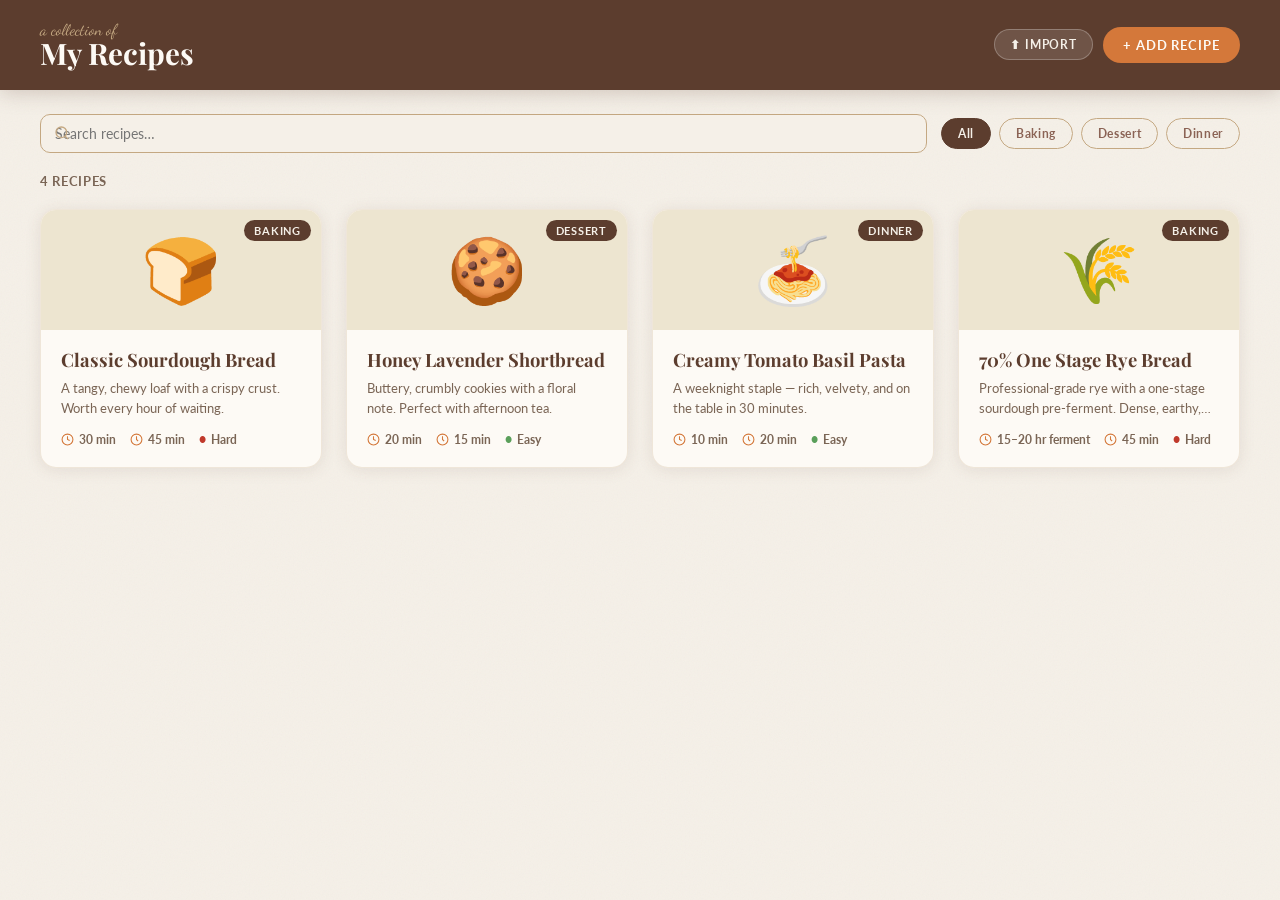
<file: recipes-2.html>
<!DOCTYPE html>
<html lang="en">
<head>
<meta charset="UTF-8">
<meta name="viewport" content="width=device-width, initial-scale=1.0">
<title>My Recipes</title>
<link href="https://fonts.googleapis.com/css2?family=Playfair+Display:ital,wght@0,400;0,700;1,400&family=Lato:wght@300;400;700&family=Dancing+Script:wght@600&display=swap" rel="stylesheet">
<style>
  :root {
    --cream: #f5f0e8; --cream-dark: #ede5d0; --brown: #5c3d2e;
    --brown-light: #8b6355; --brown-pale: #c4a882; --orange: #d4783a;
    --orange-light: #e8a06a; --text: #3a2a1e; --text-muted: #7a6555;
    --white: #fdfaf5; --card-shadow: 0 2px 16px rgba(92,61,46,0.10); --radius: 16px;
  }
  * { box-sizing: border-box; margin: 0; padding: 0; }
  body { font-family: 'Lato', sans-serif; background: var(--cream); color: var(--text); min-height: 100vh; }
  body::before {
    content: ''; position: fixed; inset: 0; pointer-events: none; z-index: 0;
    background-image: url("data:image/svg+xml,%3Csvg xmlns='http://www.w3.org/2000/svg' width='300' height='300'%3E%3Cfilter id='n'%3E%3CfeTurbulence type='fractalNoise' baseFrequency='0.75' numOctaves='4' stitchTiles='stitch'/%3E%3C/filter%3E%3Crect width='300' height='300' filter='url(%23n)' opacity='0.04'/%3E%3C/svg%3E");
  }
  header { background: var(--brown); padding: 22px 40px; display: flex; align-items: center; justify-content: space-between; position: sticky; top: 0; z-index: 100; box-shadow: 0 2px 20px rgba(92,61,46,0.25); }
  .logo { display: flex; flex-direction: column; line-height: 1; }
  .logo-script { font-family: 'Dancing Script', cursive; font-size: 1rem; color: var(--brown-pale); }
  .logo-main { font-family: 'Playfair Display', serif; font-size: 1.85rem; color: var(--white); font-weight: 700; }
  header nav { display: flex; gap: 10px; align-items: center; }

  .btn { font-family: 'Lato', sans-serif; font-weight: 700; font-size: 0.82rem; letter-spacing: 0.07em; text-transform: uppercase; border: none; cursor: pointer; padding: 10px 20px; border-radius: 50px; transition: all 0.2s ease; }
  .btn-primary { background: var(--orange); color: var(--white); }
  .btn-primary:hover { background: var(--orange-light); transform: translateY(-1px); }
  .btn-secondary { background: rgba(255,255,255,0.12); color: var(--cream); border: 1.5px solid rgba(255,255,255,0.25); }
  .btn-secondary:hover { background: rgba(255,255,255,0.2); }
  .btn-sm { font-size: 0.75rem; padding: 7px 15px; }
  .btn-danger { background: #c0392b; color: white; }
  .btn-danger:hover { background: #e74c3c; }
  .btn-cancel { background: var(--cream-dark); color: var(--brown); }
  .btn-cancel:hover { background: #d8c8b0; }

  .controls { padding: 24px 40px 0; display: flex; gap: 14px; align-items: center; flex-wrap: wrap; position: relative; z-index: 1; }
  .search-wrap { position: relative; flex: 1; min-width: 200px; }
  .search-wrap svg { position: absolute; left: 14px; top: 50%; transform: translateY(-50%); color: var(--brown-pale); pointer-events: none; }
  .search-input { width: 100%; padding: 11px 16px 11px 42px; border: 1.5px solid var(--brown-pale); border-radius: 50px; background: var(--white); font-family: 'Lato', sans-serif; font-size: 0.9rem; color: var(--text); outline: none; transition: border-color 0.2s; }
  .search-input:focus { border-color: var(--orange); }
  .filter-tags { display: flex; gap: 8px; flex-wrap: wrap; }
  .tag-btn { font-family: 'Lato', sans-serif; font-size: 0.78rem; font-weight: 700; letter-spacing: 0.05em; padding: 7px 16px; border-radius: 50px; border: 1.5px solid var(--brown-pale); background: transparent; color: var(--brown-light); cursor: pointer; transition: all 0.18s; }
  .tag-btn:hover, .tag-btn.active { background: var(--brown); color: var(--cream); border-color: var(--brown); }

  .recipe-count { padding: 20px 40px 8px; font-size: 0.82rem; color: var(--text-muted); letter-spacing: 0.05em; text-transform: uppercase; font-weight: 700; position: relative; z-index: 1; }
  .grid { display: grid; grid-template-columns: repeat(auto-fill, minmax(280px, 1fr)); gap: 24px; padding: 12px 40px 60px; position: relative; z-index: 1; }

  .card { background: var(--white); border-radius: var(--radius); overflow: hidden; box-shadow: var(--card-shadow); cursor: pointer; transition: transform 0.22s ease, box-shadow 0.22s ease; border: 1px solid rgba(196,168,130,0.25); animation: fadeUp 0.35s ease both; }
  .card:hover { transform: translateY(-5px); box-shadow: 0 8px 32px rgba(92,61,46,0.18); }
  @keyframes fadeUp { from { opacity:0; transform:translateY(18px); } to { opacity:1; transform:translateY(0); } }
  .card-emoji { height: 120px; display: flex; align-items: center; justify-content: center; font-size: 4rem; background: var(--cream-dark); position: relative; }
  .card-tag { position: absolute; top: 10px; right: 10px; background: var(--brown); color: var(--cream); font-size: 0.68rem; font-weight: 700; letter-spacing: 0.07em; text-transform: uppercase; padding: 4px 10px; border-radius: 20px; }
  .card-body { padding: 18px 20px 20px; }
  .card-title { font-family: 'Playfair Display', serif; font-size: 1.15rem; font-weight: 700; color: var(--brown); margin-bottom: 6px; line-height: 1.3; }
  .card-desc { font-size: 0.84rem; color: var(--text-muted); line-height: 1.5; margin-bottom: 14px; display: -webkit-box; -webkit-line-clamp: 2; -webkit-box-orient: vertical; overflow: hidden; }
  .card-meta { display: flex; gap: 14px; flex-wrap: wrap; }
  .meta-item { display: flex; align-items: center; gap: 5px; font-size: 0.78rem; color: var(--text-muted); font-weight: 700; }

  .empty { text-align: center; padding: 80px 20px; color: var(--text-muted); grid-column: 1/-1; }
  .empty-icon { font-size: 4rem; margin-bottom: 16px; }
  .empty h2 { font-family: 'Playfair Display', serif; font-size: 1.5rem; color: var(--brown); margin-bottom: 8px; }

  .overlay { position: fixed; inset: 0; background: rgba(58,42,30,0.6); backdrop-filter: blur(4px); z-index: 200; display: flex; align-items: flex-start; justify-content: center; padding: 30px 20px; overflow-y: auto; animation: fadeIn 0.2s ease; }
  .overlay.hidden { display: none; }
  @keyframes fadeIn { from { opacity:0; } to { opacity:1; } }
  .modal { background: var(--white); border-radius: 20px; width: 100%; max-width: 700px; box-shadow: 0 20px 60px rgba(58,42,30,0.35); animation: slideUp 0.28s ease; overflow: hidden; }
  @keyframes slideUp { from { transform:translateY(30px); opacity:0; } to { transform:translateY(0); opacity:1; } }

  /* VIEW */
  .modal-hero { height: 160px; display: flex; align-items: center; justify-content: center; font-size: 5.5rem; background: var(--cream-dark); position: relative; }
  .modal-hero-badge { position: absolute; bottom: 14px; left: 20px; background: var(--brown); color: var(--cream); font-size: 0.72rem; font-weight: 700; letter-spacing: 0.07em; text-transform: uppercase; padding: 5px 13px; border-radius: 20px; }
  .modal-close { position: absolute; top: 14px; right: 14px; width: 34px; height: 34px; border-radius: 50%; background: rgba(255,255,255,0.85); border: none; cursor: pointer; display: flex; align-items: center; justify-content: center; font-size: 1.1rem; color: var(--brown); transition: background 0.15s; }
  .modal-close:hover { background: white; }
  .modal-content { padding: 28px 32px 32px; }
  .modal-title { font-family: 'Playfair Display', serif; font-size: 1.8rem; font-weight: 700; color: var(--brown); margin-bottom: 8px; }
  .modal-desc { font-size: 0.95rem; color: var(--text-muted); line-height: 1.6; margin-bottom: 20px; }
  .modal-meta-row { display: flex; gap: 20px; padding: 16px 0; border-top: 1px solid var(--cream-dark); border-bottom: 1px solid var(--cream-dark); margin-bottom: 24px; flex-wrap: wrap; }
  .modal-meta-item { display: flex; flex-direction: column; gap: 2px; }
  .modal-meta-label { font-size: 0.7rem; color: var(--text-muted); letter-spacing: 0.1em; text-transform: uppercase; font-weight: 700; }
  .modal-meta-value { font-family: 'Playfair Display', serif; font-size: 1.05rem; color: var(--brown); }
  .section-title { font-family: 'Dancing Script', cursive; font-size: 1.5rem; color: var(--orange); margin-bottom: 14px; }
  .ingredients-list { list-style: none; margin-bottom: 28px; display: grid; grid-template-columns: 1fr 1fr; gap: 8px 20px; }
  .ingredients-list li { display: flex; align-items: flex-start; gap: 9px; font-size: 0.9rem; line-height: 1.4; }
  .ingredients-list li::before { content: ''; width: 7px; height: 7px; border-radius: 50%; background: var(--orange); flex-shrink: 0; margin-top: 5px; }
  .steps-list { list-style: none; display: flex; flex-direction: column; gap: 16px; margin-bottom: 28px; }
  .steps-list li { display: flex; gap: 14px; font-size: 0.9rem; line-height: 1.6; }
  .step-num { width: 28px; height: 28px; border-radius: 50%; background: var(--brown); color: var(--cream); font-family: 'Playfair Display', serif; font-size: 0.85rem; font-weight: 700; display: flex; align-items: center; justify-content: center; flex-shrink: 0; margin-top: 1px; }
  .notes-box { background: var(--cream-dark); border-left: 3px solid var(--orange); border-radius: 0 10px 10px 0; padding: 14px 18px; margin-bottom: 24px; font-size: 0.88rem; line-height: 1.7; color: var(--text-muted); font-style: italic; white-space: pre-wrap; }
  .baker-table { width: 100%; border-collapse: collapse; margin-bottom: 24px; font-size: 0.82rem; }
  .baker-table th { background: var(--brown); color: var(--cream); padding: 8px 10px; text-align: left; font-size: 0.72rem; letter-spacing: 0.06em; text-transform: uppercase; }
  .baker-table td { padding: 8px 10px; border-bottom: 1px solid var(--cream-dark); }
  .baker-table tr:last-child td { font-weight: 700; border-top: 2px solid var(--brown-pale); border-bottom: none; }
  .baker-table tr:not(:last-child):hover td { background: var(--cream); }
  .modal-actions { display: flex; gap: 10px; padding-top: 16px; border-top: 1px solid var(--cream-dark); }

  /* FORM */
  .form-header { background: var(--brown); padding: 28px 32px 24px; position: relative; }
  .form-title-display { font-family: 'Playfair Display', serif; font-size: 1.5rem; color: var(--cream); margin-bottom: 4px; }
  .form-subtitle { font-size: 0.85rem; color: var(--brown-pale); }
  .form-body { padding: 24px 32px 20px; display: flex; flex-direction: column; gap: 16px; max-height: 65vh; overflow-y: auto; }
  .form-row { display: grid; grid-template-columns: 1fr 1fr; gap: 16px; }
  .form-group { display: flex; flex-direction: column; gap: 6px; }
  .form-group.full { grid-column: 1/-1; }
  label { font-size: 0.75rem; font-weight: 700; letter-spacing: 0.08em; text-transform: uppercase; color: var(--brown); }
  input[type="text"], input[type="number"], input[type="password"], select, textarea { font-family: 'Lato', sans-serif; font-size: 0.9rem; color: var(--text); background: var(--cream); border: 1.5px solid var(--brown-pale); border-radius: 10px; padding: 10px 14px; outline: none; transition: border-color 0.18s; width: 100%; }
  input:focus, select:focus, textarea:focus { border-color: var(--orange); background: var(--white); }
  textarea { resize: vertical; min-height: 80px; }
  .emoji-picker { display: flex; gap: 8px; flex-wrap: wrap; }
  .emoji-opt { width: 42px; height: 42px; border-radius: 10px; border: 2px solid var(--cream-dark); background: var(--cream); font-size: 1.3rem; cursor: pointer; display: flex; align-items: center; justify-content: center; transition: all 0.15s; }
  .emoji-opt:hover { border-color: var(--orange-light); }
  .emoji-opt.selected { border-color: var(--orange); background: var(--cream-dark); }
  .form-footer { display: flex; gap: 10px; justify-content: flex-end; padding: 16px 32px 24px; border-top: 1px solid var(--cream-dark); background: var(--white); }

  /* IMPORT */
  .import-zone { border: 2px dashed var(--brown-pale); border-radius: 14px; padding: 32px 24px; text-align: center; cursor: pointer; transition: all 0.2s; background: var(--cream); }
  .import-zone:hover, .import-zone.dragover { border-color: var(--orange); background: #fdf8f2; }
  .import-zone-icon { font-size: 2.5rem; margin-bottom: 10px; }
  .import-zone h3 { font-family: 'Playfair Display', serif; font-size: 1.05rem; color: var(--brown); margin-bottom: 5px; }
  .import-zone p { font-size: 0.82rem; color: var(--text-muted); }
  .import-or { text-align: center; font-size: 0.78rem; color: var(--text-muted); font-weight: 700; letter-spacing: 0.08em; text-transform: uppercase; }
  .ai-status { padding: 14px 18px; border-radius: 12px; background: var(--cream-dark); font-size: 0.88rem; color: var(--text-muted); display: flex; align-items: center; gap: 10px; min-height: 52px; }
  .ai-status.loading { color: var(--orange); }
  .ai-status.success { background: #e8f4e8; color: #3a7a3a; }
  .ai-status.error { background: #fde8e8; color: #c0392b; }
  .spinner { width: 18px; height: 18px; border: 2.5px solid var(--cream-dark); border-top-color: var(--orange); border-radius: 50%; animation: spin 0.7s linear infinite; flex-shrink: 0; }
  @keyframes spin { to { transform: rotate(360deg); } }
  .preview-card { border: 1.5px solid var(--brown-pale); border-radius: 14px; overflow: hidden; }
  .preview-card-header { background: var(--brown); color: var(--cream); padding: 12px 18px; font-family: 'Playfair Display', serif; font-size: 1rem; display: flex; align-items: center; gap: 10px; }
  .preview-card-body { padding: 14px 18px; font-size: 0.84rem; color: var(--text-muted); line-height: 1.7; }
  .api-key-wrap { display: flex; gap: 8px; align-items: center; }
  .api-key-wrap input { flex: 1; }
  .key-status { font-size: 0.72rem; padding: 4px 10px; border-radius: 20px; font-weight: 700; white-space: nowrap; }
  .key-status.set { background: #e8f4e8; color: #3a7a3a; }
  .key-status.unset { background: var(--cream-dark); color: var(--text-muted); }

  .toast { position: fixed; bottom: 28px; left: 50%; transform: translateX(-50%) translateY(80px); background: var(--brown); color: var(--cream); padding: 12px 24px; border-radius: 50px; font-size: 0.88rem; font-weight: 700; z-index: 999; transition: transform 0.3s ease; pointer-events: none; white-space: nowrap; }
  .toast.show { transform: translateX(-50%) translateY(0); }
</style>
</head>
<body>

<header>
  <div class="logo">
    <span class="logo-script">a collection of</span>
    <span class="logo-main">My Recipes</span>
  </div>
  <nav>
    <button class="btn btn-secondary btn-sm" onclick="openImport()">⬆ Import</button>
    <button class="btn btn-primary" onclick="openAddForm()">+ Add Recipe</button>
  </nav>
</header>

<div class="controls">
  <div class="search-wrap">
    <svg width="16" height="16" fill="none" stroke="currentColor" stroke-width="2" viewBox="0 0 24 24"><circle cx="11" cy="11" r="8"/><path d="m21 21-4.35-4.35"/></svg>
    <input class="search-input" type="text" placeholder="Search recipes…" id="searchInput" oninput="renderGrid()">
  </div>
  <div class="filter-tags" id="filterTags"></div>
</div>
<div class="recipe-count" id="recipeCount"></div>
<div class="grid" id="grid"></div>

<!-- VIEW MODAL -->
<div class="overlay hidden" id="viewOverlay" onclick="closeViewClick(event)">
  <div class="modal">
    <div class="modal-hero">
      <button class="modal-close" onclick="closeOverlay('viewOverlay')">✕</button>
      <span id="viewEmoji"></span>
      <div class="modal-hero-badge" id="viewCategory"></div>
    </div>
    <div class="modal-content">
      <div class="modal-title" id="viewTitle"></div>
      <div class="modal-desc" id="viewDesc"></div>
      <div class="modal-meta-row">
        <div class="modal-meta-item"><span class="modal-meta-label">Prep</span><span class="modal-meta-value" id="viewPrep"></span></div>
        <div class="modal-meta-item"><span class="modal-meta-label">Cook</span><span class="modal-meta-value" id="viewCook"></span></div>
        <div class="modal-meta-item"><span class="modal-meta-label">Servings</span><span class="modal-meta-value" id="viewServings"></span></div>
        <div class="modal-meta-item"><span class="modal-meta-label">Difficulty</span><span class="modal-meta-value" id="viewDiff"></span></div>
      </div>
      <div id="viewIngredientsSection">
        <div class="section-title">Ingredients</div>
        <ul class="ingredients-list" id="viewIngredients"></ul>
      </div>
      <div id="viewPrefermentSection" style="display:none">
        <div class="section-title" id="viewPrefermentTitle">Pre-ferment</div>
        <table class="baker-table" id="viewPrefermentTable"></table>
      </div>
      <div id="viewFinalDoughSection" style="display:none">
        <div class="section-title">Final Dough</div>
        <table class="baker-table" id="viewFinalDoughTable"></table>
      </div>
      <div class="section-title">Instructions</div>
      <ol class="steps-list" id="viewSteps"></ol>
      <div id="viewNotesSection" style="display:none">
        <div class="section-title">Notes</div>
        <div class="notes-box" id="viewNotes"></div>
      </div>
      <div class="modal-actions">
        <button class="btn btn-cancel btn-sm" onclick="editCurrent()">Edit</button>
        <button class="btn btn-danger btn-sm" onclick="deleteCurrent()">Delete</button>
        <div style="flex:1"></div>
        <button class="btn btn-primary btn-sm" onclick="closeOverlay('viewOverlay')">Close</button>
      </div>
    </div>
  </div>
</div>

<!-- ADD/EDIT MODAL -->
<div class="overlay hidden" id="formOverlay" onclick="closeFormClick(event)">
  <div class="modal">
    <div class="form-header">
      <div class="form-title-display" id="formTitleLabel">Add New Recipe</div>
      <div class="form-subtitle">Fill in the details below</div>
    </div>
    <div class="form-body">
      <div class="form-row">
        <div class="form-group"><label>Recipe Name</label><input type="text" id="fName" placeholder="e.g. Sourdough Bread"></div>
        <div class="form-group"><label>Category</label>
          <select id="fCategory"><option>Breakfast</option><option>Lunch</option><option>Dinner</option><option>Dessert</option><option>Snack</option><option>Baking</option><option>Drink</option><option>Other</option></select>
        </div>
      </div>
      <div class="form-group full"><label>Short Description</label><input type="text" id="fDesc" placeholder="A brief note about this recipe…"></div>
      <div class="form-group full"><label>Emoji</label><div class="emoji-picker" id="emojiPicker"></div></div>
      <div class="form-row">
        <div class="form-group"><label>Prep Time</label><input type="text" id="fPrep" placeholder="e.g. 20 min"></div>
        <div class="form-group"><label>Cook Time</label><input type="text" id="fCook" placeholder="e.g. 45 min"></div>
        <div class="form-group"><label>Servings</label><input type="text" id="fServings" placeholder="e.g. 4"></div>
        <div class="form-group"><label>Difficulty</label><select id="fDiff"><option>Easy</option><option>Medium</option><option>Hard</option></select></div>
      </div>
      <div class="form-group full"><label>Ingredients (one per line)</label><textarea id="fIngredients" rows="5" placeholder="2 cups flour&#10;1 tsp salt&#10;1 cup warm water"></textarea></div>
      <div class="form-group full"><label>Instructions (one step per line)</label><textarea id="fSteps" rows="5" placeholder="Mix dry ingredients&#10;Add water and knead"></textarea></div>
      <div class="form-group full"><label>Notes (optional)</label><textarea id="fNotes" rows="3" placeholder="Tips, baker's percentages, substitutions…"></textarea></div>
    </div>
    <div class="form-footer">
      <button class="btn btn-cancel btn-sm" onclick="closeOverlay('formOverlay')">Cancel</button>
      <button class="btn btn-primary btn-sm" onclick="saveRecipe()">Save Recipe</button>
    </div>
  </div>
</div>

<!-- IMPORT MODAL -->
<div class="overlay hidden" id="importOverlay" onclick="closeImportClick(event)">
  <div class="modal" style="max-width:620px">
    <div class="form-header">
      <button class="modal-close" style="position:absolute;top:16px;right:16px" onclick="closeOverlay('importOverlay')">✕</button>
      <div class="form-title-display">Import a Recipe</div>
      <div class="form-subtitle">Upload a .docx/.txt or paste text — AI formats it to match your collection</div>
    </div>
    <div class="form-body" style="gap:14px">
      <div class="form-group full">
        <label>Anthropic API Key <span style="font-weight:400;text-transform:none;letter-spacing:0">(needed for AI parsing — <a href="https://console.anthropic.com" target="_blank" style="color:var(--orange)">get one free</a>)</span></label>
        <div class="api-key-wrap">
          <input type="password" id="apiKeyInput" placeholder="sk-ant-…" oninput="saveApiKey()">
          <span class="key-status unset" id="keyStatus">Not set</span>
        </div>
      </div>
      <div class="form-group full">
        <label>Upload File</label>
        <div class="import-zone" id="dropZone" onclick="document.getElementById('fileInput').click()" ondragover="dragOver(event)" ondragleave="dragLeave(event)" ondrop="dropFile(event)">
          <div class="import-zone-icon">📂</div>
          <h3 id="dropZoneTitle">Drop your file here</h3>
          <p id="dropZoneSubtitle">or click to browse · .docx and .txt supported</p>
          <input type="file" id="fileInput" accept=".txt,.docx" style="display:none" onchange="handleFileInput(event)">
        </div>
      </div>
      <div class="import-or">— or paste text directly —</div>
      <div class="form-group full">
        <label>Recipe Text</label>
        <textarea id="importText" rows="6" placeholder="Paste any recipe here — ingredient lists, instructions, baker's percentages — AI will structure it for you."></textarea>
      </div>
      <div id="aiStatus" class="ai-status" style="display:none"></div>
      <div id="importPreview" style="display:none"></div>
    </div>
    <div class="form-footer">
      <button class="btn btn-cancel btn-sm" onclick="closeOverlay('importOverlay')">Cancel</button>
      <button class="btn btn-secondary btn-sm" id="importParseBtn" onclick="runAIImport()">✨ Parse with AI</button>
      <button class="btn btn-primary btn-sm" id="importConfirmBtn" style="display:none" onclick="confirmImport()">Add to Collection</button>
    </div>
  </div>
</div>

<div class="toast" id="toast"></div>

<script>
const EMOJIS = ['🍞','🥖','🧁','🍰','🥗','🍝','🍜','🍲','🥘','🍛','🥩','🍗','🥚','🍳','🥞','🧇','🍕','🌮','🌯','🥙','🍣','🥪','🍱','🍮','🍩','🍪','🎂','🍫','🍦','🧃','☕','🍵','🫖','🌾','🫓','🧆','🥨','🫕'];

const DEFAULT_RECIPES = [
  { id:1, name:"Classic Sourdough Bread", category:"Baking", desc:"A tangy, chewy loaf with a crispy crust. Worth every hour of waiting.", emoji:"🍞", prep:"30 min", cook:"45 min", servings:"1 loaf", difficulty:"Hard",
    ingredients:["450g bread flour","350ml warm water","100g active sourdough starter","9g salt"],
    steps:["Mix flour, water, and starter. Rest 30 minutes (autolyse).","Add salt and mix thoroughly.","Perform 4 sets of stretch-and-folds, 30 minutes apart.","Bulk ferment at room temperature 6–10 hours until doubled.","Shape gently and place in floured banneton. Refrigerate overnight.","Bake in a dutch oven at 250°C for 20 min covered, then 25 min uncovered."],
    notes:"" },
  { id:2, name:"Honey Lavender Shortbread", category:"Dessert", desc:"Buttery, crumbly cookies with a floral note. Perfect with afternoon tea.", emoji:"🍪", prep:"20 min", cook:"15 min", servings:"24 cookies", difficulty:"Easy",
    ingredients:["225g unsalted butter, softened","80g powdered sugar","2 tbsp honey","1 tsp dried culinary lavender","250g all-purpose flour","Pinch of salt"],
    steps:["Beat butter and sugar until pale and fluffy.","Mix in honey and lavender.","Fold in flour and salt until a dough forms.","Roll into a log, wrap in cling film, refrigerate 1 hour.","Slice into rounds and bake at 170°C for 12–15 minutes until golden at edges."],
    notes:"" },
  { id:3, name:"Creamy Tomato Basil Pasta", category:"Dinner", desc:"A weeknight staple — rich, velvety, and on the table in 30 minutes.", emoji:"🍝", prep:"10 min", cook:"20 min", servings:"4", difficulty:"Easy",
    ingredients:["400g spaghetti","1 can crushed tomatoes (400g)","200ml heavy cream","4 cloves garlic, minced","Large handful of fresh basil","Olive oil, salt, pepper","Parmesan to serve"],
    steps:["Cook pasta in salted water per package directions.","Sauté garlic in olive oil over medium heat for 2 minutes.","Add crushed tomatoes, season, and simmer 10 minutes.","Stir in cream and half the basil. Simmer 3 more minutes.","Toss with drained pasta. Serve with remaining basil and parmesan."],
    notes:"" },
  { id:4, name:"70% One Stage Rye Bread", category:"Baking",
    desc:"Professional-grade rye with a one-stage sourdough pre-ferment. Dense, earthy, and deeply flavored. Yields 12 loaves.",
    emoji:"🌾", prep:"15–20 hr ferment", cook:"45 min", servings:"12 × 680g loaves", difficulty:"Hard",
    ingredients:[],
    steps:[
      "Sourdough: Combine 1233g whole rye flour, 1050g water, and 61g rye sourdough culture by hand until well incorporated. Cover and ferment 15–20 hours at 70°F (23°C).",
      "After fermentation, remove 61g of ripe sourdough as Anstellsauer culture for your next bake.",
      "Final Dough: Combine 1260g bread flour, 1890g whole rye flour, 2520g water, 94g salt, 25g fresh yeast, 231g honey, and 2344g ripe rye sourdough.",
      "Mix all final dough ingredients on first speed for 7 minutes using a spiral mixer. Target dough temperature: 75–78°F.",
      "Bulk ferment for 60 minutes.",
      "Divide into 680g units and pre-shape round.",
      "Shape into boules and place seam-side down in floured bannetons. Proof about 60 minutes.",
      "Bake at 480°F for about 45 minutes. Lower temperature as needed.",
      "Vent the oven after 20 minutes."
    ],
    notes:"Overall pre-fermented flour: 27.6%.\nBaker's %: Bread Flour 28.75% | Whole Rye 71.25% | Water 81.4% | Salt 2.1% | Fresh Yeast 0.57% | Honey 5.2%.\nTotal dough yield: 8364g (18lb 7oz) at 263.1% hydration.",
    preferment: {
      title:"Rye Sourdough",
      rows:[
        { name:"Whole Rye Flour", metric:"1233g", us:"2lb 11.4oz", pct:"21.3%" },
        { name:"Water", metric:"1050g", us:"2lb 5oz", pct:"85%" },
        { name:"Rye Sourdough Culture (Anstellsauer)", metric:"61g", us:"2.1oz", pct:"5%" },
        { name:"Total Rye Sourdough", metric:"2344g", us:"5lb 2.7oz", pct:"190%" }
      ]
    },
    finalDough: {
      rows:[
        { name:"Bread Flour", metric:"1260g", us:"2lb 12.4oz", doughPct:"40%", bakersPct:"28.75%" },
        { name:"Whole Rye Flour", metric:"1890g", us:"4lb 2.6oz", doughPct:"60%", bakersPct:"71.25%" },
        { name:"Water", metric:"2520g", us:"5lb 8.8oz", doughPct:"79.5%", bakersPct:"81.4%" },
        { name:"Salt", metric:"94g", us:"3.3oz", doughPct:"3%", bakersPct:"2.1%" },
        { name:"Fresh Yeast", metric:"25g", us:"0.9oz", doughPct:"0.8%", bakersPct:"0.57%" },
        { name:"Honey", metric:"231g", us:"8.1oz", doughPct:"7.3%", bakersPct:"5.2%" },
        { name:"Ripe Rye Sourdough", metric:"2344g", us:"5lb 2.7oz", doughPct:"72.5%", bakersPct:"—" },
        { name:"Total Dough", metric:"8364g", us:"18lb 7oz", doughPct:"263.1%", bakersPct:"—" }
      ]
    }
  }
];

// STATE
let recipes = [], nextId = 100, activeFilter = 'all';
let currentViewId = null, editingId = null, selectedEmoji = '🍞';
let pendingImport = null, importRawText = '';

// STORAGE
function loadData() {
  try {
    const s = localStorage.getItem('cyberdeck_recipes');
    if (s) { const p = JSON.parse(s); recipes = p.recipes||[]; nextId = p.nextId||100; }
    else { recipes = JSON.parse(JSON.stringify(DEFAULT_RECIPES)); nextId = 100; saveData(); }
  } catch(e) { recipes = JSON.parse(JSON.stringify(DEFAULT_RECIPES)); nextId = 100; }
}
function saveData() {
  try { localStorage.setItem('cyberdeck_recipes', JSON.stringify({recipes, nextId})); } catch(e) {}
}
function loadApiKey() {
  const k = localStorage.getItem('cyberdeck_apikey') || '';
  document.getElementById('apiKeyInput').value = k;
  updateKeyStatus(k);
}
function saveApiKey() {
  const k = document.getElementById('apiKeyInput').value.trim();
  k ? localStorage.setItem('cyberdeck_apikey', k) : localStorage.removeItem('cyberdeck_apikey');
  updateKeyStatus(k);
}
function updateKeyStatus(k) {
  const el = document.getElementById('keyStatus');
  if (k && k.length > 10) { el.textContent='✓ Set'; el.className='key-status set'; }
  else { el.textContent='Not set'; el.className='key-status unset'; }
}

// GRID
function renderFilterTags() {
  const cats = [...new Set(recipes.map(r=>r.category))].sort();
  document.getElementById('filterTags').innerHTML =
    `<button class="tag-btn ${activeFilter==='all'?'active':''}" onclick="setFilter('all',this)">All</button>`+
    cats.map(c=>`<button class="tag-btn ${activeFilter===c?'active':''}" onclick="setFilter('${c}',this)">${c}</button>`).join('');
}
function setFilter(cat, el) {
  activeFilter = cat;
  document.querySelectorAll('.tag-btn').forEach(b=>b.classList.remove('active'));
  el.classList.add('active'); renderGrid();
}
function renderGrid() {
  const q = document.getElementById('searchInput').value.toLowerCase();
  const filtered = recipes.filter(r =>
    (activeFilter==='all'||r.category===activeFilter) &&
    (!q || r.name.toLowerCase().includes(q) || r.desc.toLowerCase().includes(q) || r.category.toLowerCase().includes(q))
  );
  document.getElementById('recipeCount').textContent = `${filtered.length} recipe${filtered.length!==1?'s':''}`;
  const grid = document.getElementById('grid');
  if (!filtered.length) {
    grid.innerHTML='<div class="empty"><div class="empty-icon">🥄</div><h2>No recipes found</h2><p>Try a different search or add a new recipe.</p></div>';
    return;
  }
  grid.innerHTML = filtered.map((r,i) => `
    <div class="card" style="animation-delay:${i*.05}s" onclick="viewRecipe(${r.id})">
      <div class="card-emoji"><span>${r.emoji||'🍴'}</span><div class="card-tag">${r.category}</div></div>
      <div class="card-body">
        <div class="card-title">${r.name}</div>
        <div class="card-desc">${r.desc}</div>
        <div class="card-meta">
          <div class="meta-item"><svg width="13" height="13" fill="none" stroke="var(--orange)" stroke-width="2" viewBox="0 0 24 24"><circle cx="12" cy="12" r="10"/><path d="M12 6v6l4 2"/></svg>${r.prep}</div>
          <div class="meta-item"><svg width="13" height="13" fill="none" stroke="var(--orange)" stroke-width="2" viewBox="0 0 24 24"><circle cx="12" cy="12" r="10"/><path d="M12 6v6l3 3"/></svg>${r.cook}</div>
          <div class="meta-item"><span style="color:${r.difficulty==='Easy'?'#5a9f5a':r.difficulty==='Medium'?'#d4783a':'#c0392b'}">●</span>${r.difficulty}</div>
        </div>
      </div>
    </div>`).join('');
}

// VIEW
function viewRecipe(id) {
  const r = recipes.find(x=>x.id===id); if (!r) return;
  currentViewId = id;
  document.getElementById('viewEmoji').textContent = r.emoji||'🍴';
  document.getElementById('viewCategory').textContent = r.category;
  document.getElementById('viewTitle').textContent = r.name;
  document.getElementById('viewDesc').textContent = r.desc;
  document.getElementById('viewPrep').textContent = r.prep;
  document.getElementById('viewCook').textContent = r.cook;
  document.getElementById('viewServings').textContent = r.servings;
  document.getElementById('viewDiff').textContent = r.difficulty;

  const pfSec = document.getElementById('viewPrefermentSection');
  if (r.preferment) {
    document.getElementById('viewPrefermentTitle').textContent = r.preferment.title||'Pre-ferment';
    document.getElementById('viewPrefermentTable').innerHTML =
      `<thead><tr><th>Ingredient</th><th>Metric</th><th>U.S. Standard</th><th>Pre-ferment %</th></tr></thead><tbody>`+
      r.preferment.rows.map(row=>`<tr><td>${row.name}</td><td>${row.metric}</td><td>${row.us}</td><td>${row.pct}</td></tr>`).join('')+'</tbody>';
    pfSec.style.display='';
  } else pfSec.style.display='none';

  const fdSec = document.getElementById('viewFinalDoughSection');
  if (r.finalDough) {
    const hb = r.finalDough.rows.some(x=>x.bakersPct&&x.bakersPct!=='—');
    document.getElementById('viewFinalDoughTable').innerHTML =
      `<thead><tr><th>Ingredient</th><th>Metric</th><th>U.S. Standard</th><th>Dough %</th>${hb?'<th>Baker\'s %</th>':''}</tr></thead><tbody>`+
      r.finalDough.rows.map(row=>`<tr><td>${row.name}</td><td>${row.metric}</td><td>${row.us||'—'}</td><td>${row.doughPct||'—'}</td>${hb?`<td>${row.bakersPct||'—'}</td>`:''}</tr>`).join('')+'</tbody>';
    fdSec.style.display='';
  } else fdSec.style.display='none';

  const ingSec = document.getElementById('viewIngredientsSection');
  if (!r.preferment && !r.finalDough && (r.ingredients||[]).length) {
    document.getElementById('viewIngredients').innerHTML = r.ingredients.map(i=>`<li>${i}</li>`).join('');
    ingSec.style.display='';
  } else ingSec.style.display='none';

  document.getElementById('viewSteps').innerHTML = (r.steps||[]).map((s,i)=>`<li><div class="step-num">${i+1}</div><span>${s}</span></li>`).join('');

  const nSec = document.getElementById('viewNotesSection');
  if (r.notes) { document.getElementById('viewNotes').textContent=r.notes; nSec.style.display=''; }
  else nSec.style.display='none';

  document.getElementById('viewOverlay').classList.remove('hidden');
  document.body.style.overflow='hidden';
}
function editCurrent() { closeOverlay('viewOverlay'); openEditForm(currentViewId); }
function deleteCurrent() {
  if (!confirm(`Delete "${recipes.find(r=>r.id===currentViewId)?.name}"?`)) return;
  recipes = recipes.filter(r=>r.id!==currentViewId);
  saveData(); closeOverlay('viewOverlay'); renderFilterTags(); renderGrid(); toast('Recipe deleted');
}
function closeViewClick(e) { if (e.target===document.getElementById('viewOverlay')) closeOverlay('viewOverlay'); }

// FORM
function renderEmojiPicker(sel) {
  selectedEmoji = sel;
  document.getElementById('emojiPicker').innerHTML = EMOJIS.map(e=>
    `<div class="emoji-opt ${e===sel?'selected':''}" onclick="selectEmoji('${e}',this)">${e}</div>`).join('');
}
function selectEmoji(e,el) {
  document.querySelectorAll('.emoji-opt').forEach(x=>x.classList.remove('selected'));
  el.classList.add('selected'); selectedEmoji=e;
}
function openAddForm() {
  editingId=null; document.getElementById('formTitleLabel').textContent='Add New Recipe';
  ['fName','fDesc','fPrep','fCook','fServings','fIngredients','fSteps','fNotes'].forEach(id=>document.getElementById(id).value='');
  document.getElementById('fCategory').value='Dinner'; document.getElementById('fDiff').value='Easy';
  renderEmojiPicker('🍴'); openOverlay('formOverlay');
}
function openEditForm(id) {
  const r = recipes.find(x=>x.id===id); if (!r) return;
  editingId=id; document.getElementById('formTitleLabel').textContent='Edit Recipe';
  document.getElementById('fName').value=r.name; document.getElementById('fCategory').value=r.category;
  document.getElementById('fDesc').value=r.desc; document.getElementById('fPrep').value=r.prep;
  document.getElementById('fCook').value=r.cook; document.getElementById('fServings').value=r.servings;
  document.getElementById('fDiff').value=r.difficulty;
  document.getElementById('fIngredients').value=(r.ingredients||[]).join('\n');
  document.getElementById('fSteps').value=(r.steps||[]).join('\n');
  document.getElementById('fNotes').value=r.notes||'';
  renderEmojiPicker(r.emoji||'🍴'); openOverlay('formOverlay');
}
function saveRecipe() {
  const name=document.getElementById('fName').value.trim();
  if (!name) { alert('Please enter a recipe name.'); return; }
  const data = { name, category:document.getElementById('fCategory').value, desc:document.getElementById('fDesc').value.trim()||'A delicious recipe.',
    emoji:selectedEmoji, prep:document.getElementById('fPrep').value.trim()||'—', cook:document.getElementById('fCook').value.trim()||'—',
    servings:document.getElementById('fServings').value.trim()||'—', difficulty:document.getElementById('fDiff').value,
    ingredients:document.getElementById('fIngredients').value.split('\n').map(s=>s.trim()).filter(Boolean),
    steps:document.getElementById('fSteps').value.split('\n').map(s=>s.trim()).filter(Boolean),
    notes:document.getElementById('fNotes').value.trim() };
  if (editingId!==null) {
    const idx=recipes.findIndex(r=>r.id===editingId);
    recipes[idx]={...recipes[idx],...data}; toast('Recipe updated!');
  } else { recipes.push({id:nextId++,...data}); toast('Recipe added!'); }
  saveData(); closeOverlay('formOverlay'); renderFilterTags(); renderGrid();
}
function closeFormClick(e) { if (e.target===document.getElementById('formOverlay')) closeOverlay('formOverlay'); }

// IMPORT
function openImport() {
  pendingImport=null; importRawText='';
  document.getElementById('importText').value='';
  document.getElementById('aiStatus').style.display='none';
  document.getElementById('importPreview').style.display='none';
  document.getElementById('importConfirmBtn').style.display='none';
  document.getElementById('importParseBtn').style.display='';
  document.getElementById('importParseBtn').disabled=false;
  document.getElementById('dropZoneTitle').textContent='Drop your file here';
  document.getElementById('dropZoneSubtitle').textContent='or click to browse · .docx and .txt supported';
  loadApiKey(); openOverlay('importOverlay');
}
function closeImportClick(e) { if (e.target===document.getElementById('importOverlay')) closeOverlay('importOverlay'); }

function dragOver(e) { e.preventDefault(); document.getElementById('dropZone').classList.add('dragover'); }
function dragLeave() { document.getElementById('dropZone').classList.remove('dragover'); }
function dropFile(e) { e.preventDefault(); dragLeave(); if (e.dataTransfer.files[0]) readFile(e.dataTransfer.files[0]); }
function handleFileInput(e) { if (e.target.files[0]) readFile(e.target.files[0]); }

function readFile(file) {
  document.getElementById('dropZoneTitle').textContent = file.name;
  document.getElementById('dropZoneSubtitle').textContent = `${(file.size/1024).toFixed(1)} KB · ready to parse`;
  if (file.name.endsWith('.txt')) {
    const r = new FileReader();
    r.onload = e => { importRawText = e.target.result; document.getElementById('importText').value = importRawText.substring(0,2000); };
    r.readAsText(file);
  } else if (file.name.endsWith('.docx')) {
    const r = new FileReader();
    r.onload = async e => {
      try {
        const text = await extractDocxText(e.target.result);
        importRawText = text;
        document.getElementById('importText').value = text.substring(0,2000)+(text.length>2000?'\n[…truncated for preview]':'');
      } catch(err) { setAIStatus('error','Could not read .docx — please paste the text manually.'); }
    };
    r.readAsArrayBuffer(file);
  }
}

async function extractDocxText(arrayBuffer) {
  const bytes = new Uint8Array(arrayBuffer);
  const latin1 = Array.from(bytes).map(b=>String.fromCharCode(b)).join('');
  const textMatches = latin1.match(/<w:t[^>]*>([^<]*)<\/w:t>/g)||[];
  const text = textMatches.map(m=>m.replace(/<[^>]+>/g,'')).join(' ').replace(/\s+/g,' ').trim();
  return text || 'Could not extract text automatically. Please paste your recipe text below.';
}

async function runAIImport() {
  const key = localStorage.getItem('cyberdeck_apikey');
  if (!key) { setAIStatus('error','Please enter your Anthropic API key first.'); return; }
  const rawText = importRawText || document.getElementById('importText').value.trim();
  if (!rawText) { setAIStatus('error','Please upload a file or paste recipe text first.'); return; }

  setAIStatus('loading','Reading your recipe…');
  document.getElementById('importParseBtn').disabled = true;

  const prompt = `You are a recipe parser for a home cook's recipe collection. Extract and format the following recipe into a structured JSON object.

Schema:
{
  "name": "Recipe name",
  "category": "one of: Breakfast, Lunch, Dinner, Dessert, Snack, Baking, Drink, Other",
  "desc": "1-2 engaging sentence description of the dish",
  "emoji": "single most fitting food emoji",
  "prep": "prep time as string",
  "cook": "cook time as string",
  "servings": "servings as string",
  "difficulty": "Easy, Medium, or Hard",
  "ingredients": ["array of ingredient strings"],
  "steps": ["array of instruction strings, one clear step each"],
  "notes": "Any additional info: baker's percentages, temperatures, yield notes, tips. Single string, use \\n for line breaks. Empty string if none."
}

For professional baking recipes with pre-ferments or baker's percentages, include ALL that data in the notes field as readable text.

Return ONLY valid JSON, no markdown code blocks, no explanation.

Recipe:
${rawText.substring(0,6000)}`;

  try {
    const res = await fetch('https://api.anthropic.com/v1/messages', {
      method:'POST',
      headers:{'Content-Type':'application/json','x-api-key':key,'anthropic-version':'2023-06-01','anthropic-dangerous-direct-browser-access':'true'},
      body:JSON.stringify({model:'claude-sonnet-4-20250514',max_tokens:2000,messages:[{role:'user',content:prompt}]})
    });
    if (!res.ok) { const err=await res.json(); throw new Error(err.error?.message||`HTTP ${res.status}`); }
    const data = await res.json();
    const text = data.content.map(c=>c.text||'').join('');
    const clean = text.replace(/```json|```/g,'').trim();
    const parsed = JSON.parse(clean);
    pendingImport = parsed;
    setAIStatus('success',`✓ Parsed "${parsed.name}" — review below, then click Add to Collection.`);
    showImportPreview(parsed);
    document.getElementById('importConfirmBtn').style.display='';
    document.getElementById('importParseBtn').style.display='none';
  } catch(err) {
    setAIStatus('error',`Parse failed: ${err.message}. Check your API key or try pasting the text manually.`);
  }
  document.getElementById('importParseBtn').disabled = false;
}

function setAIStatus(type, msg) {
  const el = document.getElementById('aiStatus');
  el.style.display='flex'; el.className=`ai-status ${type}`;
  el.innerHTML = type==='loading' ? `<div class="spinner"></div><span>${msg}</span>` : `<span>${msg}</span>`;
}

function showImportPreview(r) {
  const prev = document.getElementById('importPreview');
  prev.style.display='';
  prev.innerHTML=`
    <div class="preview-card">
      <div class="preview-card-header">
        <span>${r.emoji||'🍴'}</span><span>${r.name}</span>
        <span style="margin-left:auto;font-size:0.78rem;opacity:0.7">${r.category} · ${r.difficulty}</span>
      </div>
      <div class="preview-card-body">
        <strong>Description:</strong> ${r.desc}<br>
        <strong>Prep:</strong> ${r.prep} &nbsp;|&nbsp; <strong>Cook:</strong> ${r.cook} &nbsp;|&nbsp; <strong>Servings:</strong> ${r.servings}<br>
        <strong>${(r.ingredients||[]).length} ingredients · ${(r.steps||[]).length} steps</strong>
        ${r.notes?`<br><em>${r.notes.substring(0,150)}${r.notes.length>150?'…':''}</em>`:''}
      </div>
    </div>`;
}

function confirmImport() {
  if (!pendingImport) return;
  recipes.push({id:nextId++,...pendingImport});
  saveData(); closeOverlay('importOverlay'); renderFilterTags(); renderGrid();
  toast(`"${pendingImport.name}" added!`); pendingImport=null;
}

// UTILS
function openOverlay(id) { document.getElementById(id).classList.remove('hidden'); document.body.style.overflow='hidden'; }
function closeOverlay(id) { document.getElementById(id).classList.add('hidden'); document.body.style.overflow=''; }
function toast(msg) {
  const t=document.getElementById('toast'); t.textContent=msg; t.classList.add('show');
  setTimeout(()=>t.classList.remove('show'),2500);
}

// INIT
loadData(); renderFilterTags(); renderGrid();
</script>
</body>
</html>
</file>
